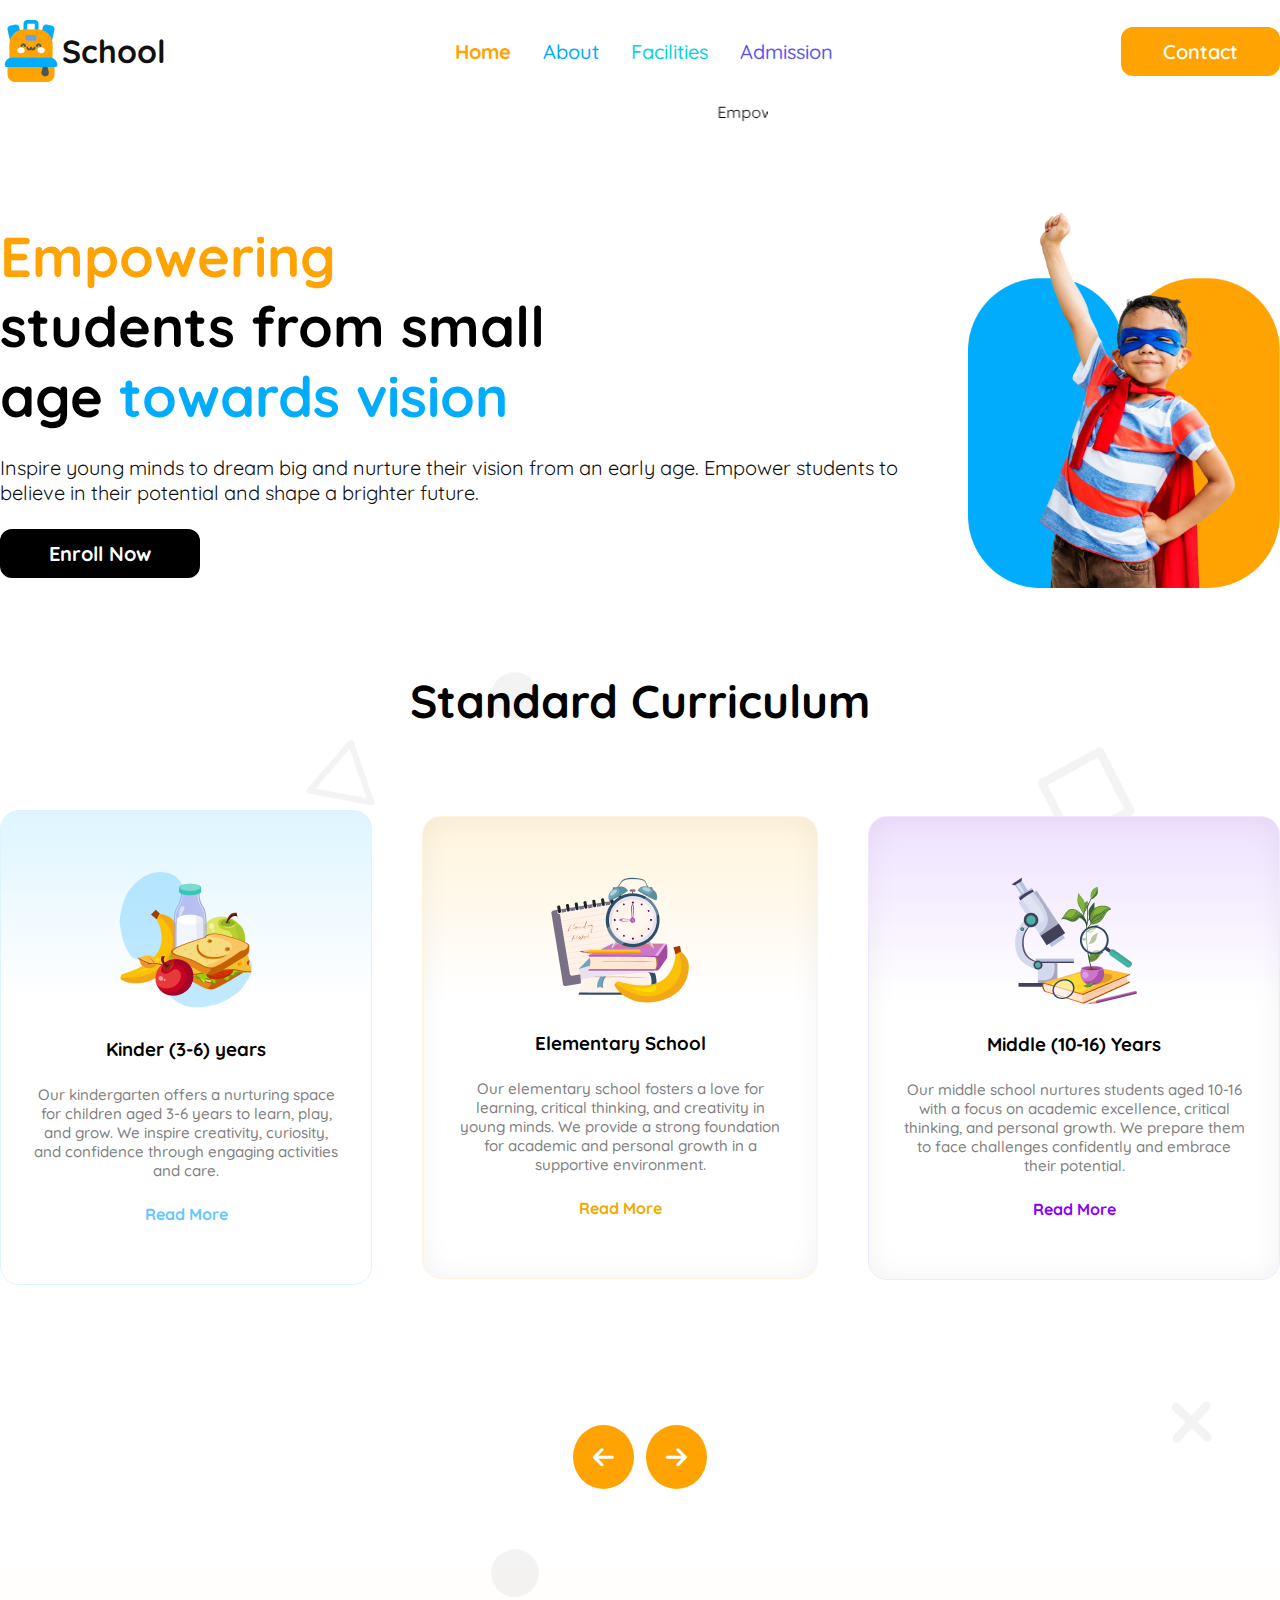
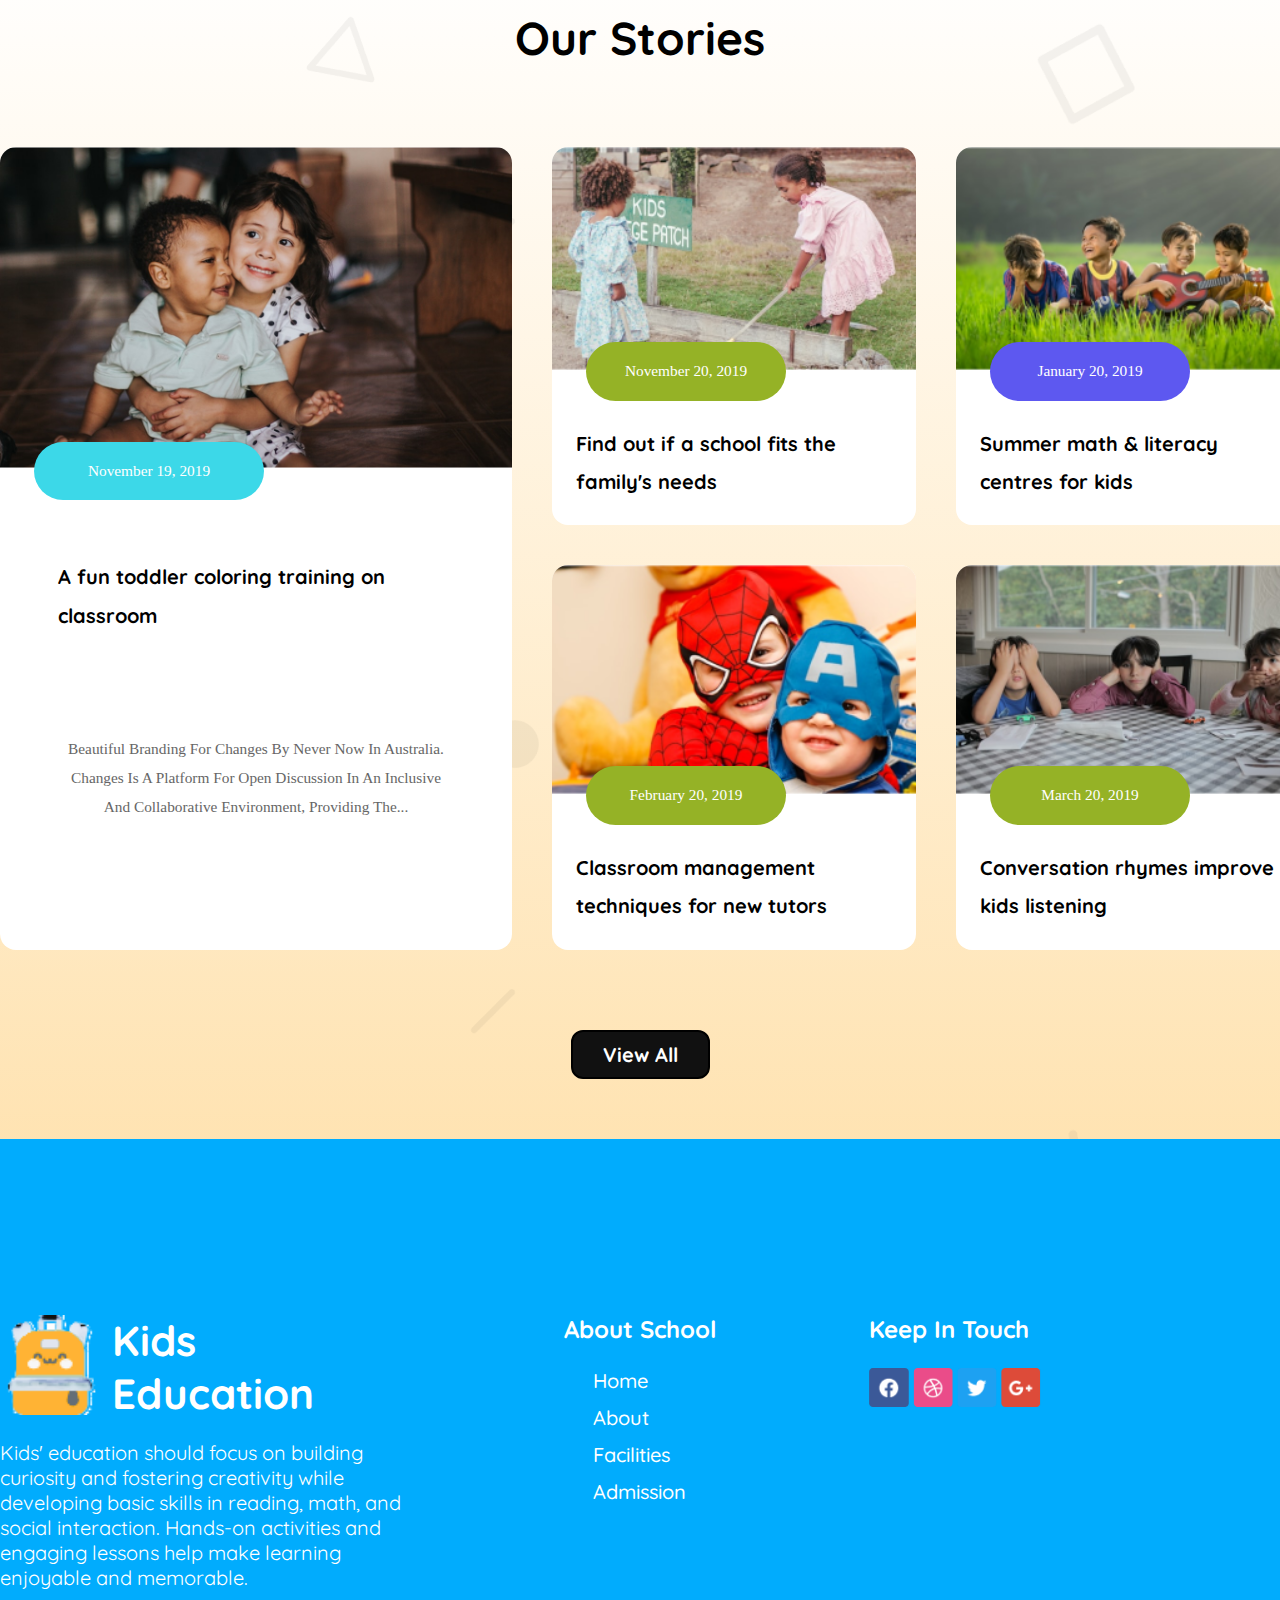
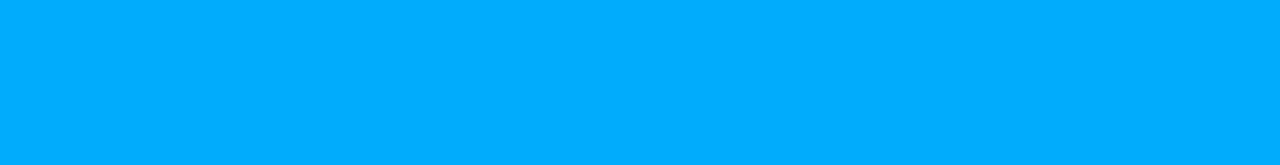
<file: index.html>
<!DOCTYPE html>
<html lang="en">

<head>
    <meta charset="UTF-8">
    <meta name="viewport" content="width=device-width, initial-scale=1.0">
    <title>Model School</title>
    <link rel="shortcut icon" href="assets/favicon.ico" type="image/x-icon">
    <link rel="stylesheet" href="styles/assignment-2.css">
    <link href="https://cdnjs.cloudflare.com/ajax/libs/font-awesome/6.0.0/css/all.min.css" rel="stylesheet">
</head>

<body>
    <!-- Navbar Start -->
    <header>
        <div>
            <nav class="navbar">
                <div class="logo">
                    <img src="assets/logo.png" alt=" Logo" />
                    <h2>School</h2>
                </div>
                <ul class="navbar-btn">
                    <li class="home"><a href="">Home</a></li>
                    <li class="about"><a href="">About</a></li>
                    <li class="facilities"><a href="">Facilities</a></li>
                    <li class="admission"><a href="">Admission</a></li>
                </ul>
                <button class="btn">Contact</button>
            </nav>
        </div>
       
        <div>
            <nav class="m-responsive">
                <div class="mobile-responsive">
                    <div>
                        <img src="assets/logo.png" alt="" />
                    </div>
                    <div>
                        <img class="three-line" src="assets/three-line.png" alt="Menu Bar" />
                    </div>
                </div>
                <hr />
            </nav>
        </div>
        <marquee width="60%" direction="left" height="100px">
            Empowering students from a young age helps instill confidence, creativity, and a sense of By nurturing their vision early, they can develop the skills and mindset needed to achieve their dreams. This foundation fosters lifelong learning and success.
        </marquee>
        <!--Hero kids Start -->
        <div class="hero">
            <div class="hero-title">
                <h2>
                    <span class="empowering">Empowering</span> <br />
                    students from small <br /> age <span class="towards-vision"> towards vision</span>
                </h2>
                <p class="hero-description">
                    Inspire young minds to dream big and nurture their vision from an early age. Empower students to
                    believe in their potential and shape a brighter future.
                </p>
                <div>
                    <button class="enroll-btn">Enroll Now</button>
                </div>
            </div>
            <div>
                <img src="assets/hero-kids.png" alt="Hero Banner Image" />
            </div>
        </div>
        <!-- Hero Kids End -->
    </header>
    <main>
        <!-- Curriculum Section Start -->
        <section class="standard-curriculum">
            <div class="curriculum">
                <h2 class="curriculum-title">Standard Curriculum</h2>
                <div class="curriculum-container">

                    <div class="card">
                        <div>
                            <img src="assets/kinder.png" alt="" />
                        </div>
                        <h3>Kinder (3-6) years</h3>
                        <p class="curriculam-description">
                            Our kindergarten offers a nurturing space for children aged 3-6 years to learn, play, and
                            grow. We inspire creativity, curiosity, and confidence through engaging activities and care.
                        </p>
                        <p class="btn-more">
                            Read More
                        </p>
                    </div>

                    <div class="card elementary">
                        <div>
                            <img src="assets/elementary.png" alt="" />
                        </div>
                        <h3>Elementary School</h3>
                        <p class="curriculam-description">
                            Our elementary school fosters a love for learning, critical thinking, and creativity in
                            young minds. We provide a strong foundation for academic and personal growth in a supportive
                            environment.
                        </p>
                        <p class="btn-more btn-more-2">
                            Read More
                        </p>
                    </div>

                    <div class="card middle">
                        <div>
                            <img src="assets/middle.png" alt="" />
                        </div>
                        <h3>Middle (10-16) Years</h3>
                        <p class="curriculam-description">
                            Our middle school nurtures students aged 10-16 with a focus on academic excellence, critical
                            thinking, and personal growth. We prepare them to face challenges confidently and embrace
                            their potential.
                        </p>
                        <p class="btn-more btn-more-3">
                            Read More
                        </p>
                    </div>
                </div>

                <div class="arrow-container">
                    <div>
                        <button>
                            <i class="fa-solid fa-arrow-left"></i>
                        </button>
                        <button>
                            <i class="fa-solid fa-arrow-right"></i>
                        </button>
                    </div>
                </div>
            </div>
        </section>
        <!-- Curriculum Section End -->

        <!-- Stories Section Start -->

        <section class="stories">
            <div class="story-container">
                <h2 class="story-title">Our Stories</h2>

                <div class="first-story">

                    <div class="story-card story-card-first">
                        <img src="assets/story-1.png" alt="">
                        <p class=" first-date date-railway">November 19, 2019</p>
                        <div class="story-details">
                            <h3 class="story-title-all">A fun toddler coloring training on <br>classroom</h3>
                            <p class="story-description date-railway">Beautiful branding for changes by Never Now in Australia.
                                changes is a platform for open discussion in an inclusive and
                                collaborative environment, providing the...</p>
                        </div>
                    </div>

                    <div class="all-story">
                        <div class="story-card">
                            <img src="assets/story-2.png" alt="">
                            <p class="all-date date-railway"> November 20, 2019</p>
                            <h3 class="story-title-all">Find out if a school fits the family's needs</h3>

                        </div>
                        <div class="story-card">
                            <img src="assets/story-3.png" alt="">
                            <p class="all-date date-railway date-beguni">January 20, 2019</p>
                            <h3 class="story-title-all">Summer math & literacy centres for kids</h3>
                        </div>
                        <div class="story-card">
                            <img src="assets/story-4.png" alt="">
                            <p class="all-date date-railway">February 20, 2019</p>
                            <h3 class="story-title-all">Classroom management techniques for new tutors</h3>
                        </div>
                        <div class="story-card">
                            <img src="assets/story-5.png" alt="">
                            <p class="all-date date-railway">March 20, 2019</p>
                            <h3 class="story-title-all">Conversation rhymes improve kids listening</h3>
                        </div>
                    </div>
                </div>
                <div class="btn-view-all">
                    <button class="btn-view">
                        View All
                    </button>
                </div>
            </div>
        </section>
        <!-- Stories Section End -->

    </main>
    <footer>
        <div class="footer-section">
            <div class="kids-edu">
                <div>
                    <div>
                        <img src="assets/logo -foot.png" alt="">
                    </div>
                    <h2 class="kids-title">Kids <br>Education</h2>
                </div>
                <p class="kids-description">Kids' education should focus on building curiosity and fostering creativity
                    while developing basic skills in reading, math, and social interaction. Hands-on activities and
                    engaging lessons help make learning enjoyable and memorable.</p>
            </div>


            <div class="btn-footer">
                <h2>About School</h2>
                <ul class="btn-f">
                    <li>Home</li>
                    <li>About</li>
                    <li>Facilities</li>
                    <li>Admission</li>
                </ul>
            </div>

            <div class="social-icon">
                <h2>Keep In Touch</h2>
                <div>
                    <img src="assets/fb.png" alt="">
                    <img src="assets/dribble.png" alt="">
                    <img src="assets/twitter.png" alt="">
                    <img src="assets/google+.png" alt="">
                </div>
            </div>
        </div>
    </footer>

</body>

</html>
</file>
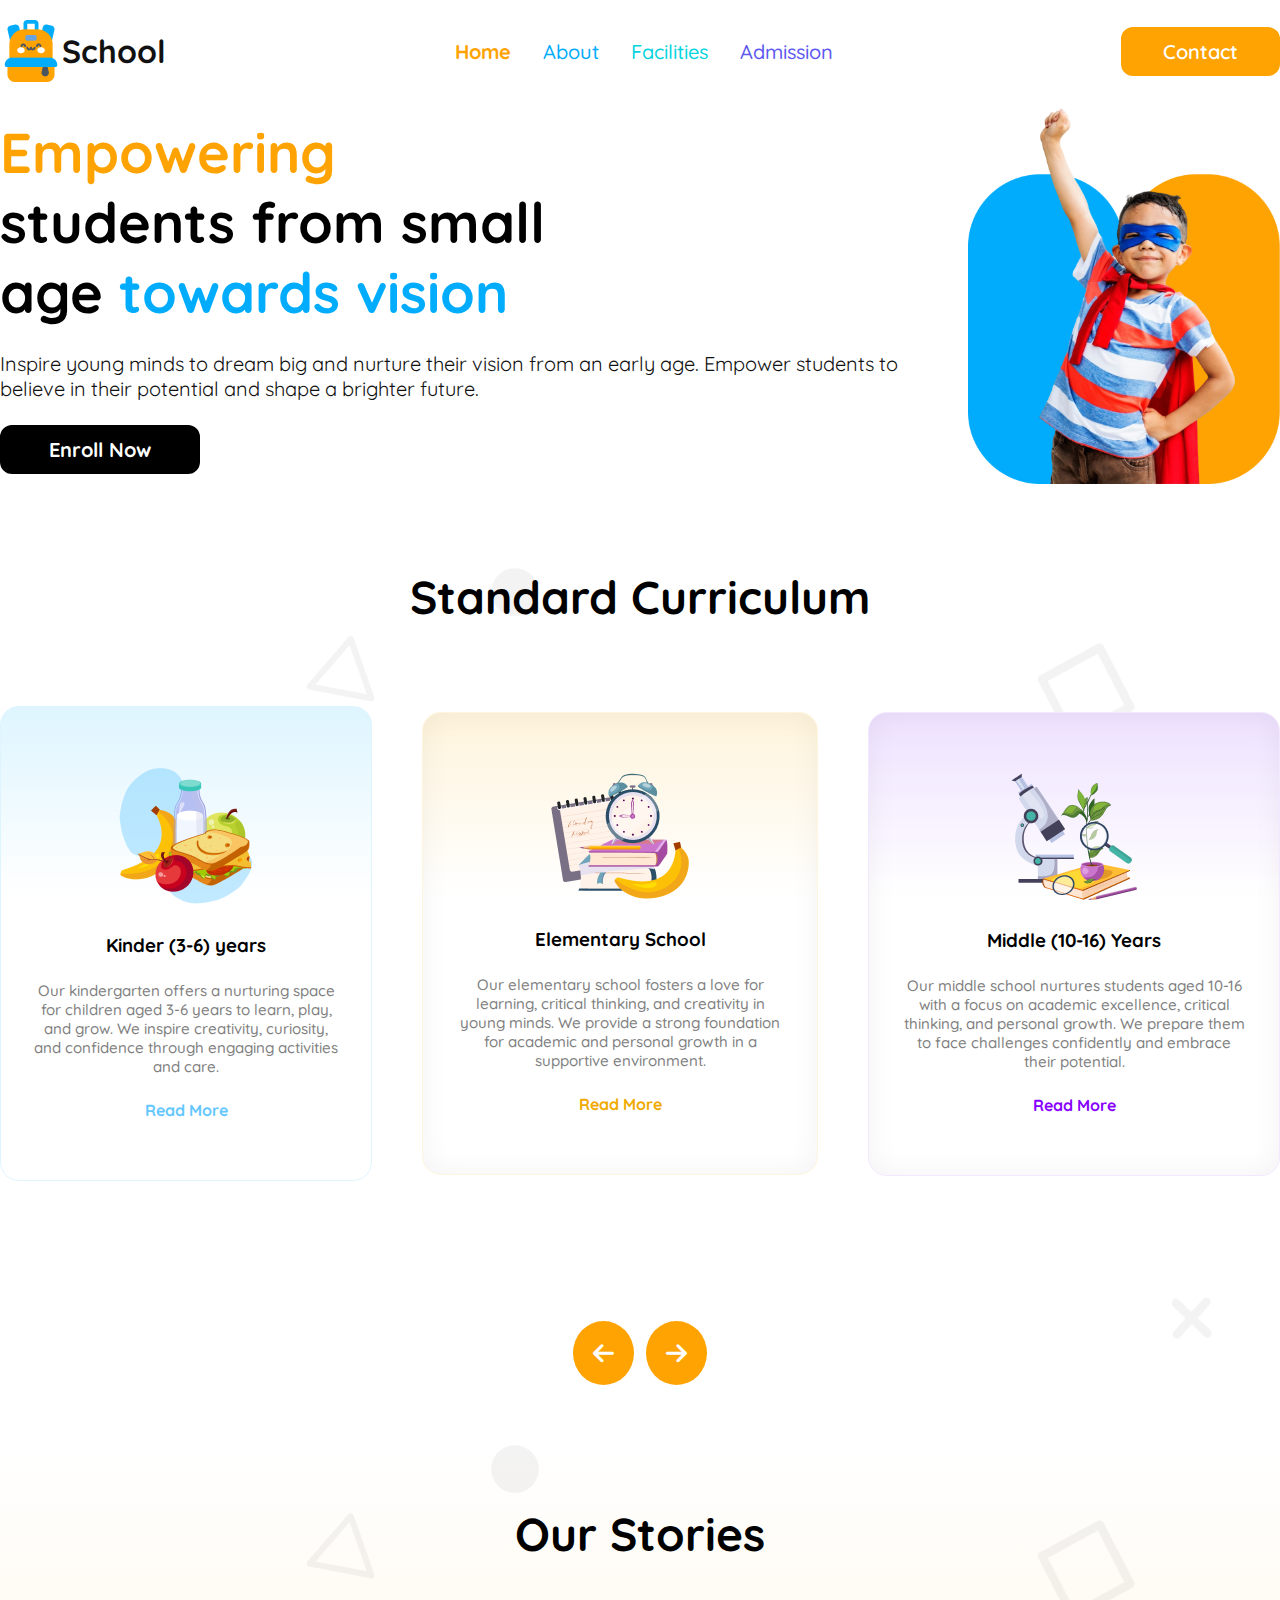
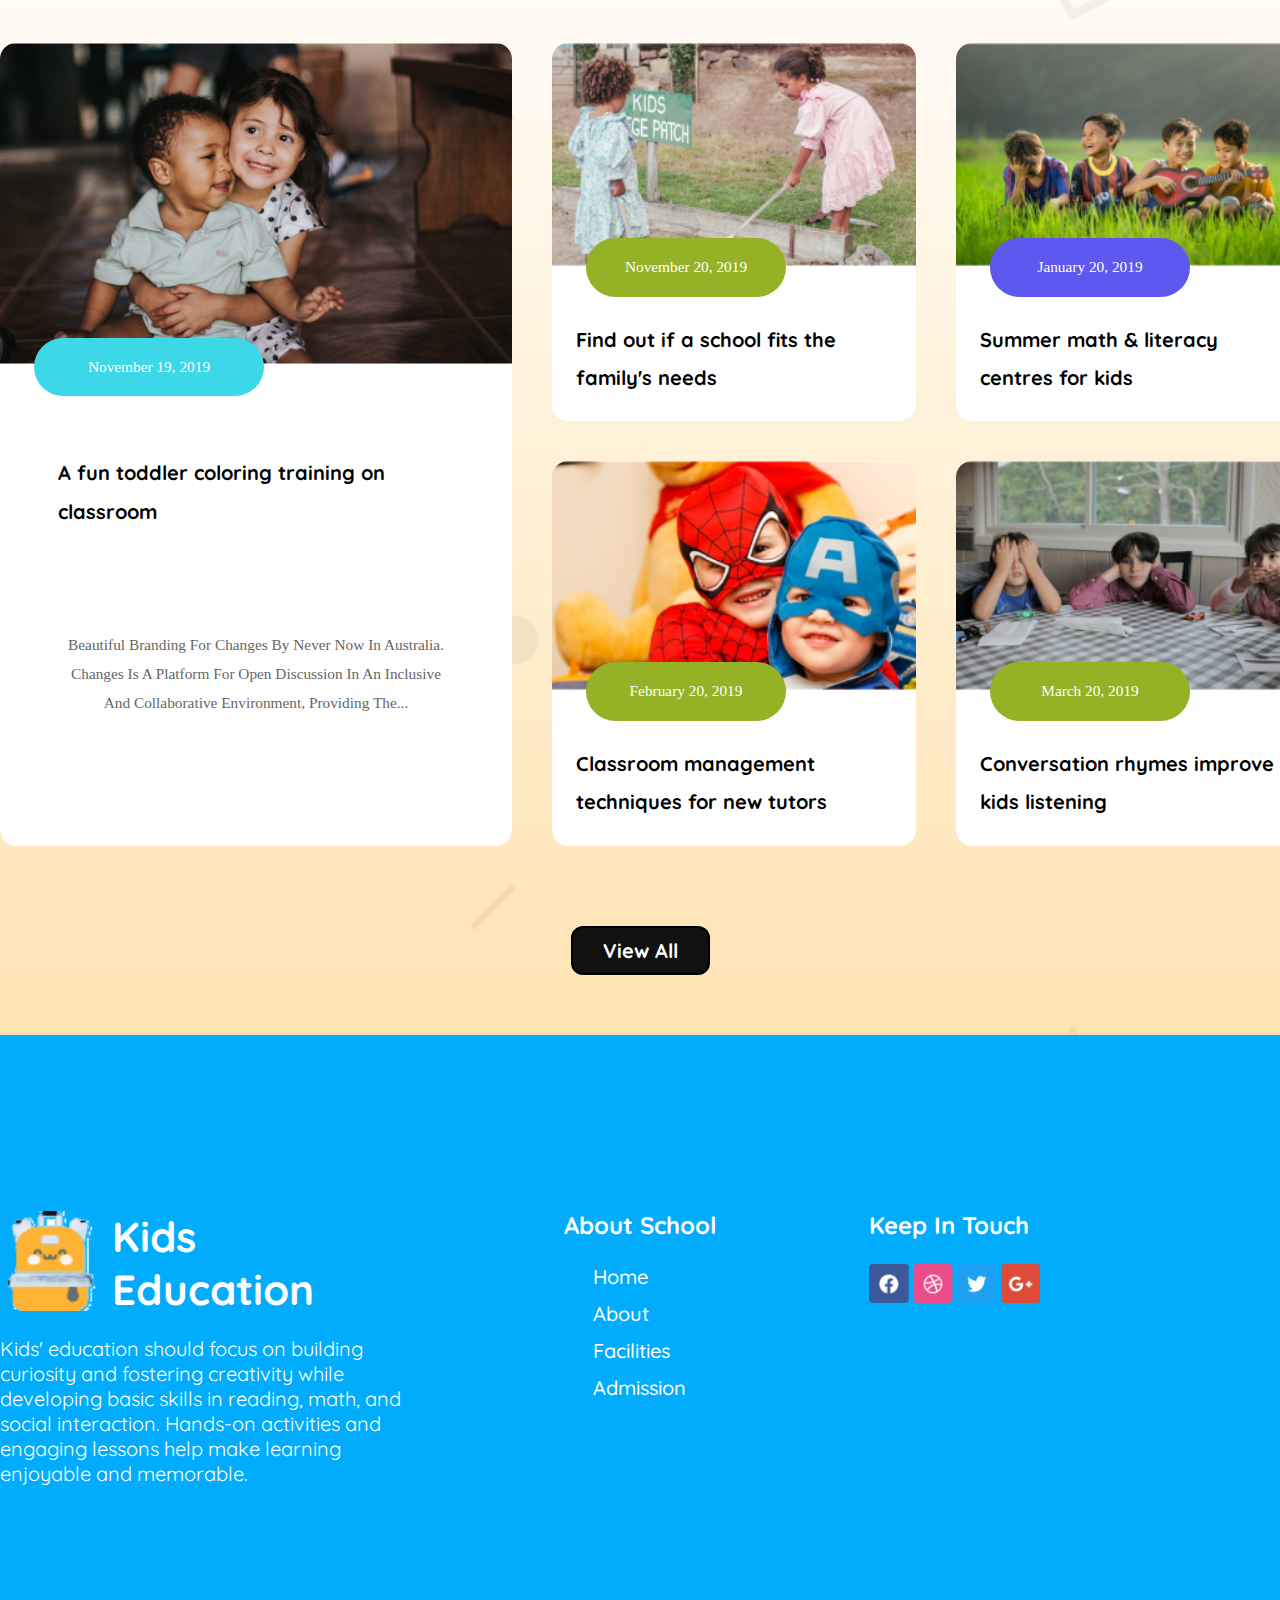
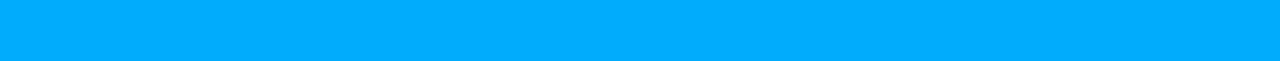
<file: assignment-02.html>
<!DOCTYPE html>
<html lang="en">

<head>
    <meta charset="UTF-8">
    <meta name="viewport" content="width=device-width, initial-scale=1.0">
    <title>Model School</title>
    <link rel="shortcut icon" href="assets/favicon.ico" type="image/x-icon">
    <link rel="stylesheet" href="styles/assignment-2.css">
    <link href="https://cdnjs.cloudflare.com/ajax/libs/font-awesome/6.0.0/css/all.min.css" rel="stylesheet">
</head>

<body>
    <!-- Navbar Start -->
    <header>
        <div>
            <nav class="navbar">
                <div class="logo">
                    <img src="assets/logo.png" alt=" Logo" />
                    <h2>School</h2>
                </div>
                <ul class="navbar-btn">
                    <li class="home"><a href="">Home</a></li>
                    <li class="about"><a href="">About</a></li>
                    <li class="facilities"><a href="">Facilities</a></li>
                    <li class="admission"><a href="">Admission</a></li>
                </ul>
                <button class="btn">Contact</button>
            </nav>
        </div>
        <div>
            <nav class="m-responsive">
                <div class="mobile-responsive">
                    <div>
                        <img src="assets/logo.png" alt="" />
                    </div>
                    <div>
                        <img class="three-line" src="assets/three-line.png" alt="Menu Bar" />
                    </div>
                </div>
                <hr />
            </nav>
        </div>
        <!--Hero kids Start -->
        <div class="hero">
            <div class="hero-title">
                <h2>
                    <span class="empowering">Empowering</span> <br />
                    students from small <br /> age <span class="towards-vision"> towards vision</span>
                </h2>
                <p class="hero-description">
                    Inspire young minds to dream big and nurture their vision from an early age. Empower students to
                    believe in their potential and shape a brighter future.
                </p>
                <div>
                    <button class="enroll-btn">Enroll Now</button>
                </div>
            </div>
            <div>
                <img src="assets/hero-kids.png" alt="Hero Banner Image" />
            </div>
        </div>
        <!-- Hero Kids End -->
    </header>
    <main>
        <!-- Curriculum Section Start -->
        <section class="standard-curriculum">
            <div class="curriculum">
                <h2 class="curriculum-title">Standard Curriculum</h2>
                <div class="curriculum-container">

                    <div class="card">
                        <div>
                            <img src="assets/kinder.png" alt="" />
                        </div>
                        <h3>Kinder (3-6) years</h3>
                        <p class="curriculam-description">
                            Our kindergarten offers a nurturing space for children aged 3-6 years to learn, play, and
                            grow. We inspire creativity, curiosity, and confidence through engaging activities and care.
                        </p>
                        <p class="btn-more">
                            Read More
                        </p>
                    </div>

                    <div class="card elementary">
                        <div>
                            <img src="assets/elementary.png" alt="" />
                        </div>
                        <h3>Elementary School</h3>
                        <p class="curriculam-description">
                            Our elementary school fosters a love for learning, critical thinking, and creativity in
                            young minds. We provide a strong foundation for academic and personal growth in a supportive
                            environment.
                        </p>
                        <p class="btn-more btn-more-2">
                            Read More
                        </p>
                    </div>

                    <div class="card middle">
                        <div>
                            <img src="assets/middle.png" alt="" />
                        </div>
                        <h3>Middle (10-16) Years</h3>
                        <p class="curriculam-description">
                            Our middle school nurtures students aged 10-16 with a focus on academic excellence, critical
                            thinking, and personal growth. We prepare them to face challenges confidently and embrace
                            their potential.
                        </p>
                        <p class="btn-more btn-more-3">
                            Read More
                        </p>
                    </div>
                </div>

                <div class="arrow-container">
                    <div>
                        <button>
                            <i class="fa-solid fa-arrow-left"></i>
                        </button>
                        <button>
                            <i class="fa-solid fa-arrow-right"></i>
                        </button>
                    </div>
                </div>
            </div>
        </section>
        <!-- Curriculum Section End -->

        <!-- Stories Section Start -->

        <section class="stories">
            <div class="story-container">
                <h2 class="story-title">Our Stories</h2>

                <div class="first-story">

                    <div class="story-card story-card-first">
                        <img src="assets/story-1.png" alt="">
                        <p class=" first-date date-railway">November 19, 2019</p>
                        <div class="story-details">
                            <h3 class="story-title-all">A fun toddler coloring training on <br>classroom</h3>
                            <p class="story-description date-railway">Beautiful branding for changes by Never Now in Australia.
                                changes is a platform for open discussion in an inclusive and
                                collaborative environment, providing the...</p>
                        </div>
                    </div>

                    <div class="all-story">
                        <div class="story-card">
                            <img src="assets/story-2.png" alt="">
                            <p class="all-date date-railway"> November 20, 2019</p>
                            <h3 class="story-title-all">Find out if a school fits the family's needs</h3>

                        </div>
                        <div class="story-card">
                            <img src="assets/story-3.png" alt="">
                            <p class="all-date date-railway date-beguni">January 20, 2019</p>
                            <h3 class="story-title-all">Summer math & literacy centres for kids</h3>
                        </div>
                        <div class="story-card">
                            <img src="assets/story-4.png" alt="">
                            <p class="all-date date-railway">February 20, 2019</p>
                            <h3 class="story-title-all">Classroom management techniques for new tutors</h3>
                        </div>
                        <div class="story-card">
                            <img src="assets/story-5.png" alt="">
                            <p class="all-date date-railway">March 20, 2019</p>
                            <h3 class="story-title-all">Conversation rhymes improve kids listening</h3>
                        </div>
                    </div>
                </div>
                <div class="btn-view-all">
                    <button class="btn-view">
                        View All
                    </button>
                </div>
            </div>
        </section>
        <!-- Stories Section End -->

    </main>
    <footer>
        <div class="footer-section">
            <div class="kids-edu">
                <div>
                    <div>
                        <img src="assets/logo -foot.png" alt="">
                    </div>
                    <h2 class="kids-title">Kids <br>Education</h2>
                </div>
                <p class="kids-description">Kids' education should focus on building curiosity and fostering creativity
                    while developing basic skills in reading, math, and social interaction. Hands-on activities and
                    engaging lessons help make learning enjoyable and memorable.</p>
            </div>


            <div class="btn-footer">
                <h2>About School</h2>
                <ul class="btn-f">
                    <li>Home</li>
                    <li>About</li>
                    <li>Facilities</li>
                    <li>Admission</li>
                </ul>
            </div>

            <div class="social-icon">
                <h2>Keep In Touch</h2>
                <div>
                    <img src="assets/fb.png" alt="">
                    <img src="assets/dribble.png" alt="">
                    <img src="assets/twitter.png" alt="">
                    <img src="assets/google+.png" alt="">
                </div>
            </div>
        </div>
    </footer>

</body>

</html>
</file>
<file: styles/assignment-2.css>
@import url("https://fonts.googleapis.com/css2?family=Quicksand:wght@300..700&display=swap");

* {
    margin: 0;
    padding: 0;
    box-sizing: border-box;
    font-family: "Quicksand", serif;
}

/* Shared Style */
header,
.curriculum,
.story-container,
.footer-section {
    margin: 0px auto;
    max-width: 1280px;
}

a {
    text-decoration: none;
}

li {
    list-style: none;
}

img {
    width: 100%;
}



/* Navbar */

.m-responsive {
    display: none;
}

.logo {
    display: flex;
    justify-content: center;
    align-items: center;
}

.logo h2 {
    color: rgb(17, 17, 17);
    font-family: Quicksand;
    font-size: 32px;
    font-weight: 700;
}

.navbar {
    display: flex;
    justify-content: space-between;
    align-items: center;
    padding: 20px 0;
}

.navbar ul {
    display: flex;
    justify-content: center;
    align-items: center;
    gap: 32px;
}

.navbar li {
    font-size: 20px;
    font-weight: 500;
}

.btn {
    border-radius: 12px;
    background: #fea301;
    color: #ffffff;
    font-family: Quicksand;
    font-size: 20px;
    font-weight: 600;
    padding: 10px 40px;
    border: 2px solid #fea301;
}


.home a {
    color: #fea301;
    font-weight: 700;
}

.about a {
    color: #01acfd;
    font-family: Quicksand;
    font-size: 20px;
    font-weight: 500;
}

.facilities a {
    color: #05d4df;
    font-family: Quicksand;
    font-size: 20px;
    font-weight: 500;
}

.admission a {
    color: #5d58ef;
    font-family: Quicksand;
    font-size: 20px;
    font-weight: 500;
}

.btn:hover {
    background-color: #1c0cf8;
    color: white;
}

/* Hero kids Start */


.hero-title {
    display: flex;
    flex-direction: column;
    gap: 24px;
}

.hero {
    display: flex;
    flex-direction: row;
    justify-content: space-between;
    align-items: center;
    gap: 50px;
}

.hero h2 {
    font-size: 56px;
    font-weight: 700;
}

.empowering {
    color: #fea301;

}

.towards-vision {
    color: #01acfd;
}

.hero-description {
    color: #111111;
    font-family: Quicksand;
    font-size: 20px;
    font-weight: 400;
}

.enroll-btn {
    padding: 10px 47px;
    border-radius: 12px;
    font-size: 20px;
    background-color: black;
    color: white;
    font-weight: 700;
    border: 2px solid black;
}

.enroll-btn:hover {
    background-color: #1c0cf8;
    color: #fea301;
}

/* Hero Kids End */

/* Curriculum Section Start  */

.standard-curriculum {
    background: url("../assets/bg.png") no-repeat top left;
    background-repeat: no-repeat;
}

.curriculum-title {
    text-align: center;
    margin-top: 80px;
    color: #000000;
    font-family: Quicksand;
    font-size: 46px;
    font-weight: 700;
}

.card {
    display: flex;
    flex-direction: column;
    background: linear-gradient(180deg,
            #def5ff,
            #ffffff00 40%), #ffffff;
    padding: 60px 30px;
    border-radius: 18.86px;
    justify-content: center;
    align-items: center;
    gap: 24px;
    border: 0.94px solid #def5ff;
}

.curriculum-container {
    display: flex;
    justify-content: space-between;
    gap: 50px;
    margin: 80px auto;
    align-items: center;
}

.btn-more {
    color: #64c8ff;
    font-weight: 700;
}

.curriculam-description {
    color: #808080;
    font-size: 15.09px;
    font-weight: 500;
    text-align: center;
}

.elementary {
    border: 0.94px solid #fff4dc;
    border-radius: 18.86px;
    box-shadow: inset 0px 0px 28.3px 0.94px #0000000d;
    background: linear-gradient(180deg,
            #fff4dc,
            #ffffff00 40%),
        #ffffff;
}

.btn-more-2 {
    color: #f0aa00;
}

.middle {
    border: 0.94px solid #f2e8ff;
    border-radius: 18.86px;
    box-shadow: inset 0px 0px 28.3px 0.94px #0000000d;
    background: linear-gradient(180deg,
            #eee1ff,
            #ffffff00 40%),
        #ffffff;
}

.btn-more-3 {
    color: #8700ff;
}

.arrow-container {
    display: flex;
    justify-content: center;
}

.arrow-container div {
    display: flex;
    justify-content: center;
    align-items: center;
    gap: 12px;
    margin: 60px auto;
}

.arrow-container button {
    padding: 20px;
    border-radius: 50%;
    border: none;
    background: #fea301;
}

.fa-solid {
    font-size: 24px;
    color: #ffffff;
}

/* Curriculum Section End */

/* Stories Section Start */

.stories {
    background: url("../assets/bg.png"),
        linear-gradient(0deg, #fea3014d, #ffffff4d 100%);
}

.all-story {
    display: grid;
    grid-template-columns: 1fr 1fr;
    gap: 40px;
}

.story-title {
    padding-top: 60px;
    text-align: center;
    color: #000000;
    font-family: Quicksand;
    font-size: 46px;
    font-weight: 700;
}

.first-story {
    display: grid;
    grid-template-columns: 40% 60%;
    margin-top: 80px;
    padding-bottom: 80px;
    gap: 40px;
}

.first-date {
    margin-left: 34px;
    border-radius: 47.93px;
    background: rgb(60, 216, 232);
    padding: 15px;
    width: 230px;
    text-align: center;
    margin-top: -30px;
    position: relative;
    color: white;
    z-index: 3;
}

.date-railway {
    color: #ffffff;
    font-family: Raleway;
    font-size: 15.34px;
    font-weight: 500;
    line-height: 28.76px;
    letter-spacing: 0%;
    text-align: center;
    text-transform: capitalize;
}

.story-card {
    border-radius: 16px;
    overflow: hidden;
    background-color: white;
}

.story-details {
    margin: 34px;
    display: flex;
    flex-direction: column;
    gap: 52px;
}

.story-title-all {
    color: #000000;
    font-family: Quicksand;
    font-size: 20px;
    font-weight: 700;
    line-height: 38.35px;
    letter-spacing: 0%;
    margin: 24px;
}

.story-description {
    color: rgb(102, 102, 102);
    font-size: 15.34px;
    font-weight: 500;
    margin: 24px;
}

.all-date {
    border-radius: 47.93px;
    background: #95b226;
    width: 200px;
    padding: 15px;
    color: white;
    position: relative;
    z-index: 4;
    margin-left: 34px;
    margin-top: -32px;
}

.story-card {
    border-radius: 16px;
    background: #ffffff;
    overflow: hidden;
}

.story-card>img {
    position: relative;
}

.story-card>button {
    border-radius: 47.93px;
    background: #3cd8e8;
    margin-left: 34px;
    border: none;
    padding: 20px;
    font-size: 16px;
    font-weight: 500;
    margin-top: -150px;
    color: white;
}

.date-beguni {
    background: #5d58f0;
}

.btn-view-all {
    display: flex;
    justify-content: center;
    padding-bottom: 60px;
}

.btn-view-all>button {
    border-radius: 12px;
    background: #111111;
    padding: 10px 30px;
    border: 2px solid black;
    color: white;
    font-size: 20px;
    font-weight: 700;
}

.btn-view:hover {
    background-color: #1c0cf8;
    color: #fea301;
}

/* Stories Section End */


/* Footer Section Start */

footer {
    padding: 175px 0;
    background: #01acfd;
    color: white;
}

.footer-section {
    display: grid;
    grid-template-columns: repeat(3, 1fr);
    gap: 24px;
}

.kids-edu > div {
    display: flex;
    align-items: center;
    gap: 12px;
}

.kids-title {
    font-size: 42px;
}
.kids-edu img{
    width: 100%;
    height: 100px;
}

.kids-edu p {
    color: white;
    margin-top: 20px;
}
.kids-description{
    color: #fff8f8;
    font-family: Quicksand;
    font-size: 20px;
    font-weight: 400;
}

.btn-footer {
    display: flex;
    flex-direction: column;
    align-items: center;
    cursor: pointer;
}

.btn-footer > ul {
    display: flex;
    flex-direction: column;
    margin-top: 24px;
    gap: 12px;
    font-size: 20px;
    font-weight: 500;
}
.btn-f{
    color: white;
}

.social-icon img {
    width: 40px;
}

.social-icon > div {
    margin-top: 24px;
}

/* Footer Section End */

/* Media Query Start */


@media screen and (max-width: 576px) {
    /* Sharend style */
    .hero,
    .curriculum,
    .story-container,
    .foot {
      width: calc(100% - 30px);
      margin: 0px auto;
    }
    img {
      width: 100%;
    }
  
    /* Navbar */

    .navbar {
      display: none;
    }
    .m-responsive {
      display: flex;
      flex-direction: column;
    }
  
    .m-responsive > hr {
      border: 0.5px solid rgb(254, 163, 1);
    }
  
    .mobile-responsive {
      display: flex;
      justify-content: space-between;
      align-items: center;
      padding: 10px 0;
      width: calc(100% - 30px);
      margin: 0px auto;
    }
  
    .three-line {
      width: 45px;
    }
  
    /* Hero kids Start */

    .hero {
      flex-direction: column-reverse;
      margin-top: 20px;
      margin-bottom: 20px;
    }
  
    .hero-title h2 {
      font-size: 32px;
      text-align: center;
    }
  
    .hero-description {
      text-align: center;
    }
  
    .hero-title {
      display: flex;
      flex-direction: column;
      justify-content: center;
      align-items: center;
    }
  
    /* Curriculum Section Start */

    .curriculum h2 {
      font-size: 26px;
    }
  
    .curriculum-container {
      flex-direction: column;
    }
  
    /* Stories Section Start */

    .story-card-first {
      display: none;
    }
  
    .first-story {
      grid-template-columns: 1fr;
    }
    .all-story {
      gap: 10px;
    }
  
    .all-date {
      padding: 5px;
      font-size: 12px;
      width: 130px;
      margin-top: -22px;
    }
  
    .story-title-all {
      margin: 10px;
    }
  
    /* Footer Section Start */

    .footer-section {
      grid-template-columns: 1fr;
      margin-left: 20px;
    }
  
    .kids-edu p {
      text-align: left;
    }
  
    .btn-footer {
      align-items: flex-start;
      margin-top: 34px;
    }
  
    .social-icon {
      margin-top: 34px;
    }
  
    footer {
      padding: 100px 0;
    }
  
    /* Arrow None */

    .arrow-container {
      display: none;
    }
  
    .story-container h2{
      font-size: 30px;
    }
  
    .curriculum > h2{
      font-size: 30px;
    }
  }
</file>
